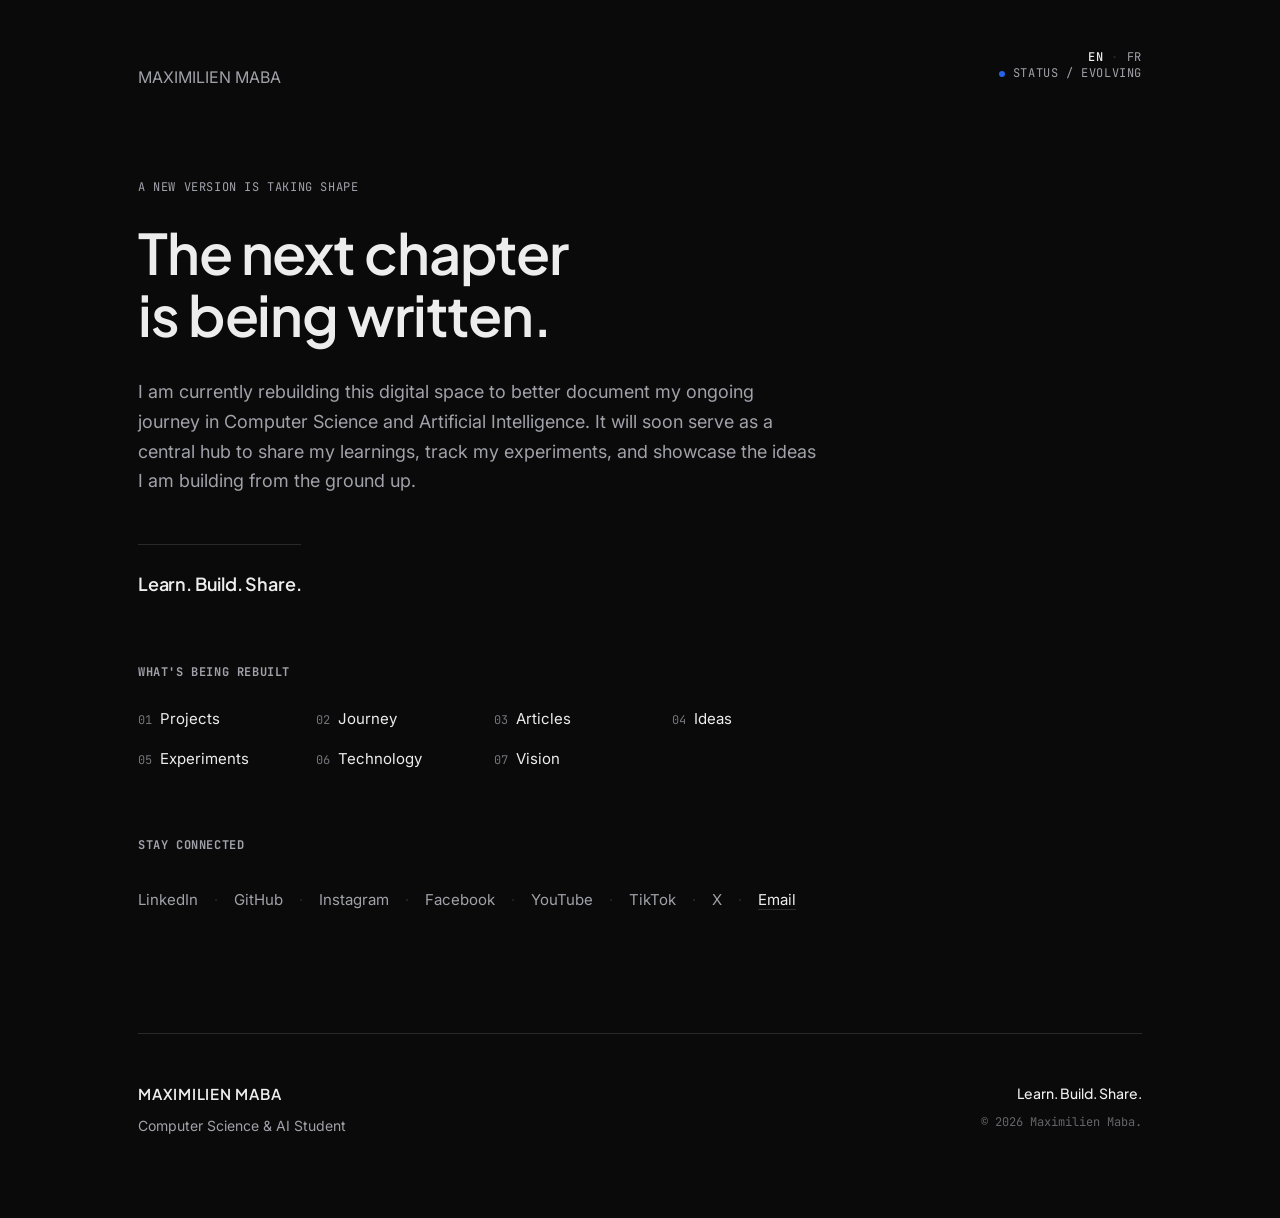
<file: index.html>
<!DOCTYPE html>
<html lang="en">
<head>
    <meta charset="UTF-8">
    <meta name="viewport" content="width=device-width, initial-scale=1.0">
    <link rel="icon" href="images/logo.jpeg" type="image/x-icon">
    <title>Maximilien Maba – Technologie & Entrepreneuriat</title>
    <meta name="description" content="Maximilien Maba – Création de sites web, landing pages et solutions digitales en RDC. Portfolio professionnel et services abordables pour entrepreneurs.">
    <meta name="author" content="Maximilien Maba">
    <meta name="keywords" content="création site web RDC, portfolio développeur RDC Kinshasa, landing page pas cher, entrepreneuriat digital, Maximilien Maba">
    <meta name="robots" content="index, follow">
    <link rel="stylesheet" href="css/style.css">
    <meta name="google-site-verification" content="_RecZhuOMZ2ca6RbLWI5Me0BjL1EM6gTbyBFQQ3FhNw" />
    
    <!-- SEO & Metadata -->
    <title>Maximilien Maba | Computer Science & AI Student</title>
    <meta name="description" content="Maximilien Maba is a Computer Science and Artificial Intelligence student from the Democratic Republic of the Congo, interested in Python, web development, AI and data science.">
    <link rel="canonical" href="[DOMAIN URL — TO CONFIRM]">
    
    <!-- Open Graph -->
    <meta property="og:title" content="Maximilien Maba | Computer Science & AI Student">
    <meta property="og:description" content="I am currently rebuilding this digital space to better document my ongoing journey in Computer Science and Artificial Intelligence.">
    <meta property="og:type" content="website">
    <meta property="og:url" content="[DOMAIN URL — TO CONFIRM]">
    
    <!-- Favicon -->
    <link rel="icon" href="[FAVICON — TO CONFIRM]" type="image/x-icon">

    <!-- Fonts optimization -->
    <link rel="preconnect" href="https://fonts.googleapis.com">
    <link rel="preconnect" href="https://fonts.gstatic.com" crossorigin>
    <link href="https://fonts.googleapis.com/css2?family=Inter:wght@400;500&family=JetBrains+Mono:wght@400;500&family=Plus+Jakarta+Sans:wght@500;600;700&display=swap" rel="stylesheet">

    <!-- Styles -->
    <link rel="stylesheet" href="css/style.css">
</head>
<body>

    <div class="layout-wrapper">
        
            
        <!-- TOP CORNER LANGUAGE SWITCHER -->
        <div class="top-corner-lang">
            <span class="lang-active">EN</span>
            <span class="separator" aria-hidden="true">·</span>
            <a href="fr.html" class="lang-link">FR</a>
        </div>

        <!-- HEADER (Exactement comme avant) -->
        <header class="site-header">
            <div class="logo">MAXIMILIEN MABA</div>
            <div class="status-indicator">
                <span class="status-dot" aria-hidden="true"></span>
                <span>STATUS / EVOLVING</span>
            </div>
        </header>

        <!-- MAIN CONTENT -->
        <main class="main-content">
            
            <!-- HERO -->
            <section class="hero" aria-labelledby="hero-title">
                <span class="label-mono">A NEW VERSION IS TAKING SHAPE</span>
                <h1 id="hero-title">The next chapter<br>is being written.</h1>
                
                <div class="editorial-content">
                    <p>
                        I am currently rebuilding this digital space to better document my ongoing journey in Computer Science and Artificial Intelligence. It will soon serve as a central hub to share my learnings, track my experiments, and showcase the ideas I am building from the ground up.
                    </p>
                </div>

                <div class="signature-block">
                    <span class="signature-text">Learn. Build. Share.</span>
                </div>
            </section>

            <!-- WHAT'S BEING REBUILT -->
            <section class="preview" aria-labelledby="preview-title">
                <h2 id="preview-title" class="section-label">WHAT'S BEING REBUILT</h2>
                <ul class="editorial-list">
                    <li><span class="mono-num">01</span> Projects</li>
                    <li><span class="mono-num">02</span> Journey</li>
                    <li><span class="mono-num">03</span> Articles</li>
                    <li><span class="mono-num">04</span> Ideas</li>
                    <li><span class="mono-num">05</span> Experiments</li>
                    <li><span class="mono-num">06</span> Technology</li>
                    <li><span class="mono-num">07</span> Vision</li>
                </ul>
            </section>

            <!-- STAY CONNECTED -->
            <section class="connect" aria-labelledby="connect-title">
                <h2 id="connect-title" class="section-label">STAY CONNECTED</h2>
                <nav aria-label="Social connections">
                    <ul class="social-list">
                        <li><a href="https://www.linkedin.com/in/maximilien-maba-4b345a391?utm_source=share&utm_campaign=share_via&utm_content=profile&utm_medium=ios_app" target="_blank" rel="noopener noreferrer">LinkedIn</a></li>
                        <li class="separator" aria-hidden="true">·</li>
                        <li><a href="https://GitHub.com/Maximilien-Maba" target="_blank" rel="noopener noreferrer">GitHub</a></li>
                        <li class="separator" aria-hidden="true">·</li>
                        <li><a href="https://www.instagram.com/maximilien_maba?stkn=azYydzJhMThxeHI2&utm_source=qr" target="_blank" rel="noopener noreferrer">Instagram</a></li>
                        <li class="separator" aria-hidden="true">·</li>
                        <li><a href="https://www.facebook.com/share/1CTYAieRph/?mibextid=wwXIfr" target="_blank" rel="noopener noreferrer">Facebook</a></li>
                        <li class="separator" aria-hidden="true">·</li>
                        <li><a href="http://www.youtube.com/@Maximilien-Maba" target="_blank" rel="noopener noreferrer">YouTube</a></li>
                        <li class="separator" aria-hidden="true">·</li>
                        <li><a href="https://www.tiktok.com/@maximilien_maba?_r=1&_t=ZN-9A2V5FnT04M" target="_blank" rel="noopener noreferrer">TikTok</a></li>
                        <li class="separator" aria-hidden="true">·</li>
                        <li><a href="https://x.com/maximilienmaba?s=11" target="_blank" rel="noopener noreferrer">X</a></li>
                        <li class="separator" aria-hidden="true">·</li>
                        <li><a href="mailto:mabamaximilien@gmail.com" class="email-link">Email</a></li>
                    </ul>
                </nav>
            </section>

        </main>
        <!-- FOOTER -->
        <footer class="site-footer">
            <div class="footer-content">
                <div class="footer-identity">
                    <strong>MAXIMILIEN MABA</strong>
                    <span class="footer-role">Computer Science & AI Student</span>
                </div>
                <div class="footer-signoff">
                    <span class="footer-philosophy">Learn. Build. Share.</span>
                    <span class="footer-copyright">&copy; 2026 Maximilien Maba.</span>
                </div>
            </div>
        </footer>

    </div>

</body>
</html>
</file>
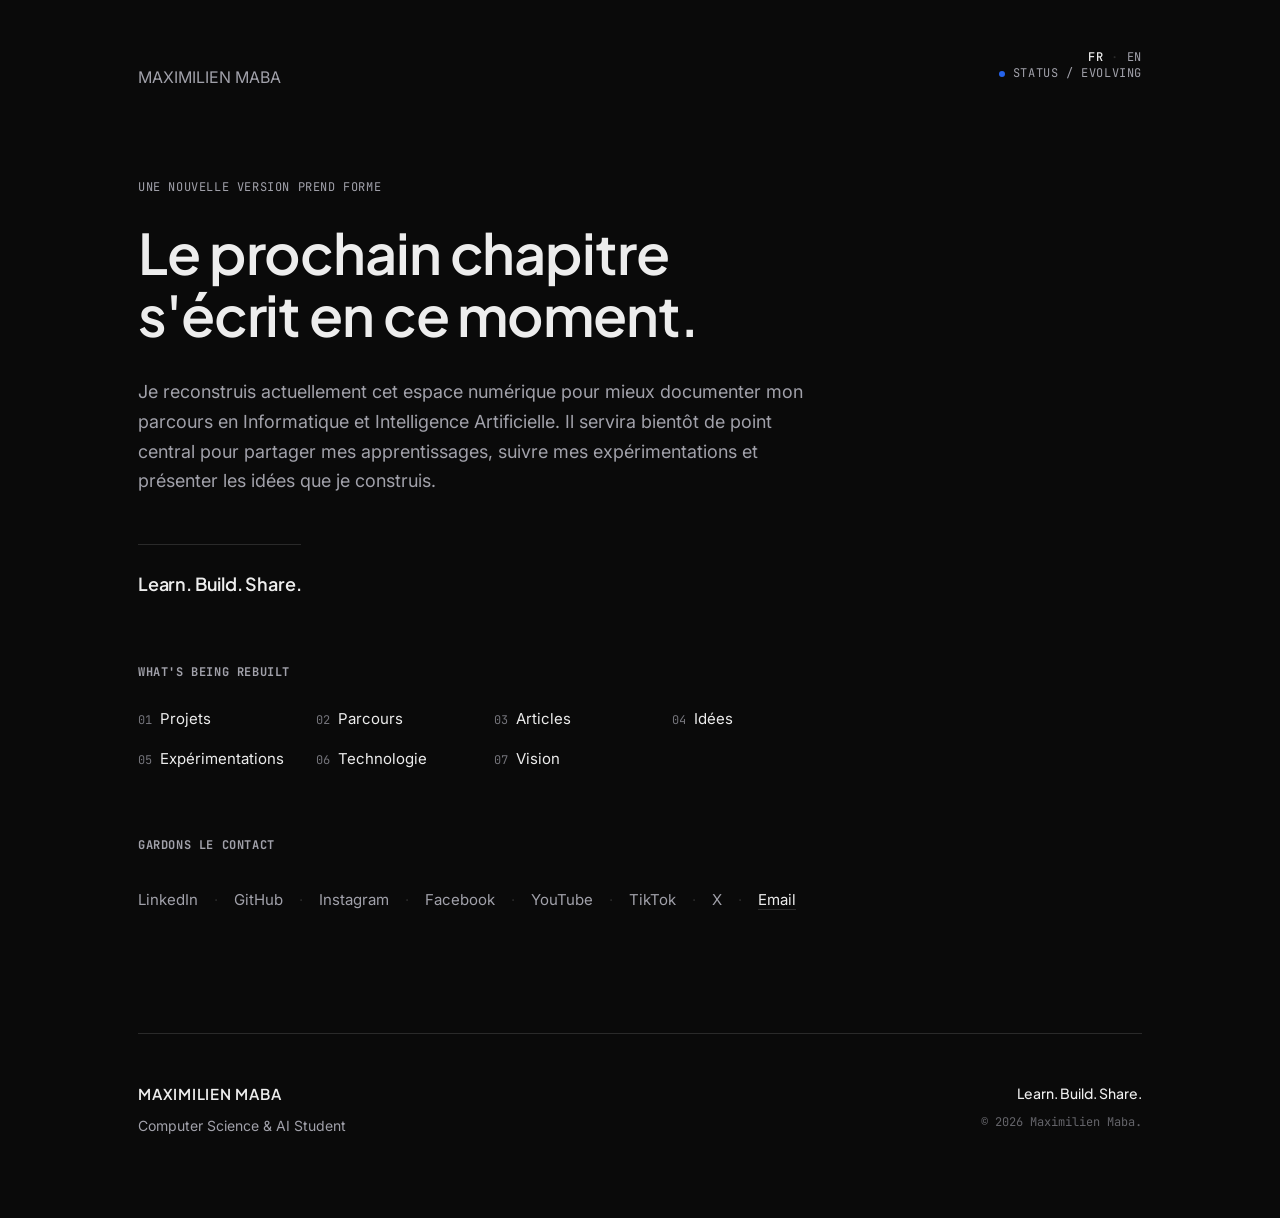
<file: fr.html>
<!DOCTYPE html>
<html lang="fr">
<head>
    <meta charset="UTF-8">
    <meta name="viewport" content="width=device-width, initial-scale=1.0">
    <link rel="icon" href="images/logo.jpeg" type="image/x-icon">
    <title>Maximilien Maba – Technologie & Entrepreneuriat</title>
    <meta name="description" content="Maximilien Maba – Création de sites web, landing pages et solutions digitales en RDC. Portfolio professionnel et services abordables pour entrepreneurs.">
    <meta name="author" content="Maximilien Maba">
    <meta name="keywords" content="création site web RDC, portfolio développeur RDC Kinshasa, landing page pas cher, entrepreneuriat digital, Maximilien Maba">
    <meta name="robots" content="index, follow">
    <link rel="stylesheet" href="css/style.css">
    <meta name="google-site-verification" content="_RecZhuOMZ2ca6RbLWI5Me0BjL1EM6gTbyBFQQ3FhNw" />
    
    <!-- SEO & Metadata -->
    <title>Maximilien Maba | Computer Science & AI Student</title>
    <meta name="description" content="Maximilien Maba est un étudiant en Informatique et Intelligence Artificielle originaire de la République Démocratique du Congo, passionné par Python, le développement web, l'IA et la data science.">
    <link rel="canonical" href="[DOMAIN URL — TO CONFIRM]">
    
    <!-- Open Graph -->
    <meta property="og:title" content="Maximilien Maba | Computer Science & AI Student">
    <meta property="og:description" content="I am currently rebuilding this digital space to better document my ongoing journey in Computer Science and Artificial Intelligence.">
    <meta property="og:type" content="website">
    <meta property="og:url" content="[DOMAIN URL — TO CONFIRM]">
    
    <!-- Favicon -->
    <link rel="icon" href="[FAVICON — TO CONFIRM]" type="image/x-icon">

    <!-- Fonts optimization -->
    <link rel="preconnect" href="https://fonts.googleapis.com">
    <link rel="preconnect" href="https://fonts.gstatic.com" crossorigin>
    <link href="https://fonts.googleapis.com/css2?family=Inter:wght@400;500&family=JetBrains+Mono:wght@400;500&family=Plus+Jakarta+Sans:wght@500;600;700&display=swap" rel="stylesheet">

    <!-- Styles -->
    <link rel="stylesheet" href="css/style.css">
</head>

<body>

    <div class="layout-wrapper">
        
        <!-- TOP CORNER LANGUAGE SWITCHER -->
        <div class="top-corner-lang">
            <span class="lang-active">FR</span>
            <span class="separator" aria-hidden="true">·</span>
            <a href="fr.html" class="lang-link">EN</a>
        </div>

        <!-- HEADER (Exactement comme avant) -->
        <header class="site-header">
            <div class="logo">MAXIMILIEN MABA</div>
            <div class="status-indicator">
                <span class="status-dot" aria-hidden="true"></span>
                <span>STATUS / EVOLVING</span>
            </div>
        </header>

        <!-- MAIN CONTENT -->
        <main class="main-content">
            
            <!-- HERO -->
            <section class="hero" aria-labelledby="hero-title">
                <span class="label-mono">UNE NOUVELLE VERSION PREND FORME</span>
                <h1 id="hero-title">Le prochain chapitre<br>s'écrit en ce moment.</h1>
                
                <div class="editorial-content">
                    <p>
                      Je reconstruis actuellement cet espace numérique pour mieux documenter mon parcours en Informatique et Intelligence Artificielle. Il servira bientôt de point central pour partager mes apprentissages, suivre mes expérimentations et présenter les idées que je construis.
                    </p>
                </div>

                <div class="signature-block">
                    <span class="signature-text">Learn. Build. Share.</span>
                </div>
            </section>

            <!-- WHAT'S BEING REBUILT -->
            <section class="preview" aria-labelledby="preview-title">
                <h2 id="preview-title" class="section-label">WHAT'S BEING REBUILT</h2>
                <ul class="editorial-list">
                    <li><span class="mono-num">01</span> Projets</li>
                    <li><span class="mono-num">02</span> Parcours</li>
                    <li><span class="mono-num">03</span> Articles</li>
                    <li><span class="mono-num">04</span> Idées</li>
                    <li><span class="mono-num">05</span> Expérimentations</li>
                    <li><span class="mono-num">06</span> Technologie</li>
                    <li><span class="mono-num">07</span> Vision</li>
                </ul>
            </section>

            <!-- STAY CONNECTED -->
            <section class="connect" aria-labelledby="connect-title">
                <h2 id="connect-title" class="section-label">GARDONS LE CONTACT</h2>
                <nav aria-label="Social connections">
                    <ul class="social-list">
                        <li><a href="https://www.linkedin.com/in/maximilien-maba-4b345a391?utm_source=share&utm_campaign=share_via&utm_content=profile&utm_medium=ios_app" target="_blank" rel="noopener noreferrer">LinkedIn</a></li>
                        <li class="separator" aria-hidden="true">·</li>
                        <li><a href="https://GitHub.com/Maximilien-Maba" target="_blank" rel="noopener noreferrer">GitHub</a></li>
                        <li class="separator" aria-hidden="true">·</li>
                        <li><a href="https://www.instagram.com/maximilien_maba?stkn=azYydzJhMThxeHI2&utm_source=qr" target="_blank" rel="noopener noreferrer">Instagram</a></li>
                        <li class="separator" aria-hidden="true">·</li>
                        <li><a href="https://www.facebook.com/share/1CTYAieRph/?mibextid=wwXIfr" target="_blank" rel="noopener noreferrer">Facebook</a></li>
                        <li class="separator" aria-hidden="true">·</li>
                        <li><a href="http://www.youtube.com/@Maximilien-Maba" target="_blank" rel="noopener noreferrer">YouTube</a></li>
                        <li class="separator" aria-hidden="true">·</li>
                        <li><a href="https://www.tiktok.com/@maximilien_maba?_r=1&_t=ZN-9A2V5FnT04M" target="_blank" rel="noopener noreferrer">TikTok</a></li>
                        <li class="separator" aria-hidden="true">·</li>
                        <li><a href="https://x.com/maximilienmaba?s=11" target="_blank" rel="noopener noreferrer">X</a></li>
                        <li class="separator" aria-hidden="true">·</li>
                        <li><a href="mailto:mabamaximilien@gmail.com" class="email-link">Email</a></li>
                    </ul>
                </nav>
            </section>

        </main>
        <!-- FOOTER -->
        <footer class="site-footer">
            <div class="footer-content">
                <div class="footer-identity">
                    <strong>MAXIMILIEN MABA</strong>
                    <span class="footer-role">Computer Science & AI Student</span>
                </div>
                <div class="footer-signoff">
                    <span class="footer-philosophy">Learn. Build. Share.</span>
                    <span class="footer-copyright">&copy; 2026 Maximilien Maba.</span>
                </div>
            </div>
        </footer>

    </div>
    

</body>
</html>
</file>
<file: css/style.css>
/* ==========================================================================
   1. DESIGN TOKENS & VARIABLES
   ========================================================================== */
:root {
    /* Color Palette */
    --color-bg: #0A0A0A;
    --color-surface: #1A1A1A;
    --color-border: #2A2A2A;
    --color-text-main: #EDEDED;
    --color-text-muted: #A1A1AA;
    --color-accent-blue: #2563EB;
    
    /* Typography */
    --font-display: 'Plus Jakarta Sans', sans-serif;
    --font-body: 'Inter', sans-serif;
    --font-mono: 'JetBrains Mono', monospace;
    
    /* Fluid Spacing (Base 8px system) */
    --space-8: 0.5rem;
    --space-16: 1rem;
    --space-24: 1.5rem;
    --space-32: 2rem;
    --space-48: 3rem;
    --space-64: 4rem;
    --space-96: 6rem;
    --space-120: 7.5rem;

    /* Layout Constraints */
    --max-width-container: 1100px;
    --max-width-text: 680px;
}

/* ==========================================================================
   2. RESET & BASE STYLES
   ========================================================================== */
*, *::before, *::after {
    margin: 0;
    padding: 0;
    box-sizing: border-box;
}

body {
    background-color: var(--color-bg);
    color: var(--color-text-muted);
    font-family: var(--font-body);
    font-size: 1rem;
    line-height: 1.65;
    -webkit-font-smoothing: antialiased;
    -moz-osx-font-smoothing: grayscale;
    /* Subtle page load animation */
    animation: fade-in 0.8s ease-out forwards;
}

::selection {
    background-color: var(--color-accent-blue);
    color: #ffffff;
}

a {
    color: var(--color-text-muted);
    text-decoration: none;
    transition: color 0.25s ease;
}

a:hover {
    color: var(--color-text-main);
}

a:focus-visible {
    outline: 2px solid var(--color-accent-blue);
    outline-offset: 4px;
    border-radius: 2px;
}

ul {
    list-style: none;
}

/* ==========================================================================
   3. LAYOUT STRUCTURE
   ========================================================================== */
.layout-wrapper {
    max-width: var(--max-width-container);
    margin: 0 auto;
    padding: var(--space-32) var(--space-24); /* 24px padding on mobile */
    min-height: 100vh;
    display: flex;
    flex-direction: column;
}

.main-content {
    flex: 1;
    display: flex;
    flex-direction: column;
    /* Reduced top margin to tighten the gap between header and hero */
    margin-top: clamp(var(--space-48), 8vh, var(--space-96));
    margin-bottom: var(--space-64);
    max-width: var(--max-width-text);
}

/* ==========================================================================
   4. HEADER & TOP CORNER LANG
   ========================================================================== */
.layout-wrapper {
    position: relative; /* Nécessaire pour positionner le sélecteur par rapport à la page */
}

.top-corner-lang {
    position: absolute;
    top: var(--space-24);
    right: var(--space-24);
    font-family: var(--font-mono);
    font-size: 0.75rem;
    display: flex;
    gap: var(--space-8);
    letter-spacing: 0.05em;
    z-index: 10;
}

.lang-active {
    color: var(--color-text-main);
    font-weight: 500;
}

.lang-link {
    color: var(--color-text-muted);
}

.lang-link:hover {
    color: var(--color-text-main);
}

.site-header {
    display: flex;
    justify-content: space-between;
    align-items: flex-start;
    flex-wrap: wrap;
    gap: var(--space-16);
    padding-top: var(--space-32); /* Laisse de l'espace pour le sélecteur en haut */
    padding-bottom: var(--space-16);
}

/* Ajustement des marges sur PC pour les grands écrans */
@media (min-width: 768px) {
    .layout-wrapper {
        padding: var(--space-48) var(--space-48);
    }
    .top-corner-lang {
        top: var(--space-48);
        right: var(--space-48);
    }
    .site-header {
        padding-top: var(--space-16); /* Plus besoin d'espace forcé puisque le header descend naturellement */
    }
}
 /*ICI POUR STATUT INDICATOR*/
.status-indicator {
    font-family: var(--font-mono);
    font-size: 0.75rem;
    color: var(--color-text-muted);
    display: flex;
    align-items: center;
    gap: 0.5rem;
    letter-spacing: 0.05em;
}

.status-dot {
    width: 6px;
    height: 6px;
    background-color: var(--color-accent-blue);
    border-radius: 50%;
    animation: pulse 2.5s infinite ease-in-out;
}


/* ==========================================================================
   5. HERO SECTION
   ========================================================================== */
.hero {
    margin-bottom: var(--space-64);
}

.label-mono {
    font-family: var(--font-mono);
    font-size: 0.75rem;
    color: var(--color-text-muted);
    text-transform: uppercase;
    letter-spacing: 0.05em;
    display: block;
    margin-bottom: var(--space-24);
}

.hero h1 {
    font-family: var(--font-display);
    font-weight: 600;
    color: var(--color-text-main);
    /* Fluid typography: 36px on mobile, scaling to 56px on desktop */
    font-size: clamp(2.25rem, 5vw + 1rem, 3.5rem); 
    line-height: 1.1;
    margin-bottom: var(--space-32);
    letter-spacing: -0.02em;
}

.editorial-content {
    font-size: clamp(1rem, 2vw + 0.5rem, 1.125rem);
    color: var(--color-text-muted);
}

.signature-block {
    margin-top: var(--space-48);
    padding-top: var(--space-24);
    border-top: 1px solid var(--color-border); /* Subtle separation */
    display: inline-block;
}

.signature-text {
    font-family: var(--font-display);
    font-weight: 600;
    color: var(--color-text-main);
    font-size: 1.125rem;
    letter-spacing: -0.01em;
}

/* ==========================================================================
   6. WHAT'S BEING REBUILT (Editorial Table of Contents)
   ========================================================================== */
.section-label {
    font-family: var(--font-mono);
    font-size: 0.75rem;
    color: var(--color-text-muted); /* Removed heavy blue, kept calm */
    margin-bottom: var(--space-24);
    text-transform: uppercase;
    letter-spacing: 0.05em;
}

.preview {
    margin-bottom: var(--space-64);
}

.editorial-list {
    display: grid;
    /* Grid adapts automatically. Min 140px per column */
    grid-template-columns: repeat(auto-fill, minmax(140px, 1fr));
    gap: var(--space-16) var(--space-32);
}

.editorial-list li {
    font-family: var(--font-body);
    font-size: 0.9375rem;
    color: var(--color-text-main);
    display: flex;
    align-items: baseline;
    gap: var(--space-8);
}

.mono-num {
    font-family: var(--font-mono);
    font-size: 0.75rem;
    color: var(--color-text-muted);
    opacity: 0.7;
}

/* ==========================================================================
   7. STAY CONNECTED
   ========================================================================== */
.connect {
    margin-bottom: var(--space-48);
}

.social-list {
    display: flex;
    flex-wrap: wrap;
    align-items: center;
    gap: var(--space-16);
    font-size: 0.9375rem;
}

.social-list a {
    /* Touch target padding for mobile */
    padding: var(--space-8) 0; 
    display: inline-block;
}

.separator {
    color: var(--color-border);
    user-select: none;
}

.email-link {
    color: var(--color-text-main) !important;
    text-decoration: underline;
    text-decoration-color: var(--color-border);
    text-underline-offset: 4px;
}

.email-link:hover {
    text-decoration-color: var(--color-text-main);
}
/* ==========================================================================
   8. FOOTER
   ========================================================================== */
.site-footer {
    border-top: 1px solid var(--color-border);
    padding-top: var(--space-48);
    padding-bottom: var(--space-32);
}

.footer-content {
    display: flex;
    flex-direction: column;
    gap: var(--space-32);
}

.footer-identity, .footer-signoff {
    display: flex;
    flex-direction: column;
    gap: var(--space-8);
}

.footer-identity strong {
    font-family: var(--font-display);
    color: var(--color-text-main);
    font-weight: 600;
    letter-spacing: 0.05em;
    font-size: 0.9375rem;
}

.footer-role {
    color: var(--color-text-muted);
    font-size: 0.875rem;
}

.footer-philosophy {
    font-family: var(--font-display);
    font-weight: 500;
    color: var(--color-text-main);
    font-size: 0.875rem;
}

.footer-copyright {
    font-family: var(--font-mono);
    font-size: 0.75rem;
    color: var(--color-text-muted);
    opacity: 0.6;
}

/* ==========================================================================
   9. RESPONSIVE REFINEMENTS
   ========================================================================== */

/* Tablet & Desktop Layout logic */
@media (min-width: 768px) {
    .layout-wrapper {
        padding: var(--space-48) var(--space-48);
    }

    /* Le footer devient un vrai bloc éditorial bi-colonne sur PC */
    .footer-content {
        flex-direction: row;
        justify-content: space-between;
        align-items: flex-start;
    }
    
    .footer-signoff {
        text-align: right;
        align-items: flex-end;
    }
}

/* Large Desktop */
@media (min-width: 1440px) {
    .layout-wrapper {
        padding-top: var(--space-64);
    }
}

/* Handling extremely small screens (e.g., iPhone SE / 320px) */
@media (max-width: 375px) {
    .social-list .separator {
        display: none;
    }
    .social-list {
        gap: var(--space-8) var(--space-16);
    }
}

@keyframes pulse {
    0% { opacity: 0.4; transform: scale(0.95); }
    50% { opacity: 1; transform: scale(1); }
    100% { opacity: 0.4; transform: scale(0.95); }
}
</file>
